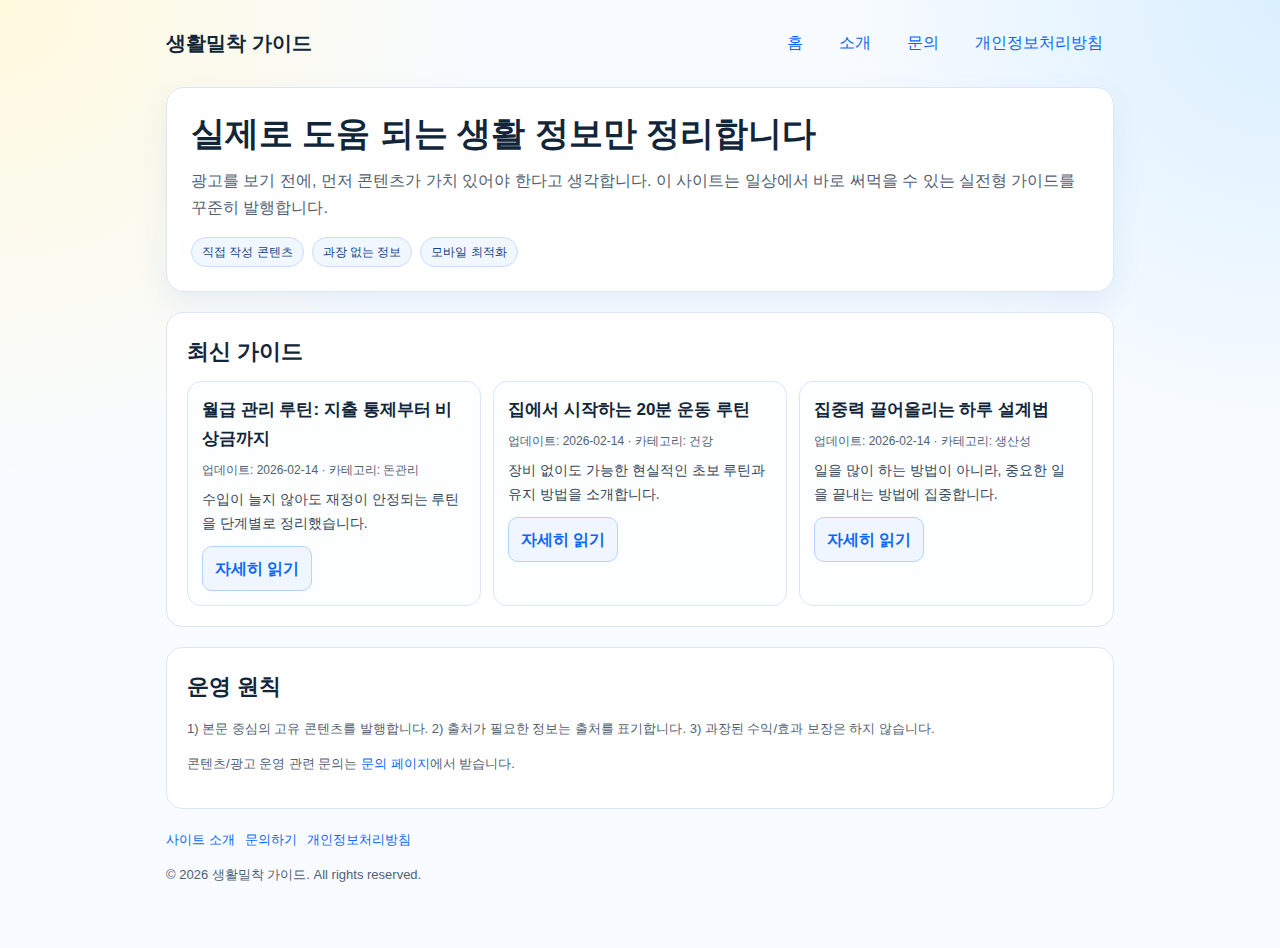
<file: index.html>
﻿<!doctype html>
<html lang="ko">
<head>
  <meta charset="utf-8" />
  <meta name="viewport" content="width=device-width,initial-scale=1" />
  <title>생활밀착 가이드 | 광고보다 먼저, 신뢰할 수 있는 정보</title>
  <meta name="description" content="예산관리, 건강 루틴, 집중 습관을 다루는 생활밀착형 정보 사이트입니다. 실제로 적용 가능한 팁과 체크리스트를 제공합니다." />
  <script async src="https://pagead2.googlesyndication.com/pagead/js/adsbygoogle.js?client=ca-pub-2288929383039705" crossorigin="anonymous"></script>
  <link rel="stylesheet" href="styles.css" />
  <!-- Google tag (gtag.js) -->
  <script async src="https://www.googletagmanager.com/gtag/js?id=G-Z7D1480G0B"></script>
  <script>
    window.dataLayer = window.dataLayer || [];
    function gtag(){dataLayer.push(arguments);}
    gtag('js', new Date());

    gtag('config', 'G-Z7D1480G0B');</script>
  <script type="text/javascript">
      (function(c,l,a,r,i,t,y){
          c[a]=c[a]||function(){(c[a].q=c[a].q||[]).push(arguments)};
          t=l.createElement(r);t.async=1;t.src="https://www.clarity.ms/tag/"+i;
          y=l.getElementsByTagName(r)[0];y.parentNode.insertBefore(t,y);
      })(window, document, "clarity", "script", "vh81hox16j");
  </script>
</head>
<body>
  <div class="site">
    <header class="header">
      <a class="brand" href="index.html">생활밀착 가이드</a>
      <nav class="nav" aria-label="주요 메뉴">
        <a href="index.html">홈</a>
        <a href="about.html">소개</a>
        <a href="contact.html">문의</a>
        <a href="privacy.html">개인정보처리방침</a>
      </nav>
    </header>

    <section class="hero">
      <h1>실제로 도움 되는 생활 정보만 정리합니다</h1>
      <p>광고를 보기 전에, 먼저 콘텐츠가 가치 있어야 한다고 생각합니다. 이 사이트는 일상에서 바로 써먹을 수 있는 실전형 가이드를 꾸준히 발행합니다.</p>
      <div class="badges">
        <span class="badge">직접 작성 콘텐츠</span>
        <span class="badge">과장 없는 정보</span>
        <span class="badge">모바일 최적화</span>
      </div>
    </section>

    <section class="section">
      <h2>최신 가이드</h2>
      <div class="grid">
        <article class="card">
          <h3>월급 관리 루틴: 지출 통제부터 비상금까지</h3>
          <div class="meta">업데이트: 2026-02-14 · 카테고리: 돈관리</div>
          <p>수입이 늘지 않아도 재정이 안정되는 루틴을 단계별로 정리했습니다.</p>
          <a class="cta" href="article-budget.html">자세히 읽기</a>
        </article>
        <article class="card">
          <h3>집에서 시작하는 20분 운동 루틴</h3>
          <div class="meta">업데이트: 2026-02-14 · 카테고리: 건강</div>
          <p>장비 없이도 가능한 현실적인 초보 루틴과 유지 방법을 소개합니다.</p>
          <a class="cta" href="article-workout.html">자세히 읽기</a>
        </article>
        <article class="card">
          <h3>집중력 끌어올리는 하루 설계법</h3>
          <div class="meta">업데이트: 2026-02-14 · 카테고리: 생산성</div>
          <p>일을 많이 하는 방법이 아니라, 중요한 일을 끝내는 방법에 집중합니다.</p>
          <a class="cta" href="article-focus.html">자세히 읽기</a>
        </article>
      </div>
    </section>

    <section class="section">
      <h2>운영 원칙</h2>
      <p class="note">1) 본문 중심의 고유 콘텐츠를 발행합니다. 2) 출처가 필요한 정보는 출처를 표기합니다. 3) 과장된 수익/효과 보장은 하지 않습니다.</p>
      <p class="note">콘텐츠/광고 운영 관련 문의는 <a href="contact.html">문의 페이지</a>에서 받습니다.</p>
    </section>

    <footer class="footer">
      <div class="footer-links">
        <a href="about.html">사이트 소개</a>
        <a href="contact.html">문의하기</a>
        <a href="privacy.html">개인정보처리방침</a>
      </div>
      <p>© 2026 생활밀착 가이드. All rights reserved.</p>
    </footer>
  </div>
</body>
</html>
</file>
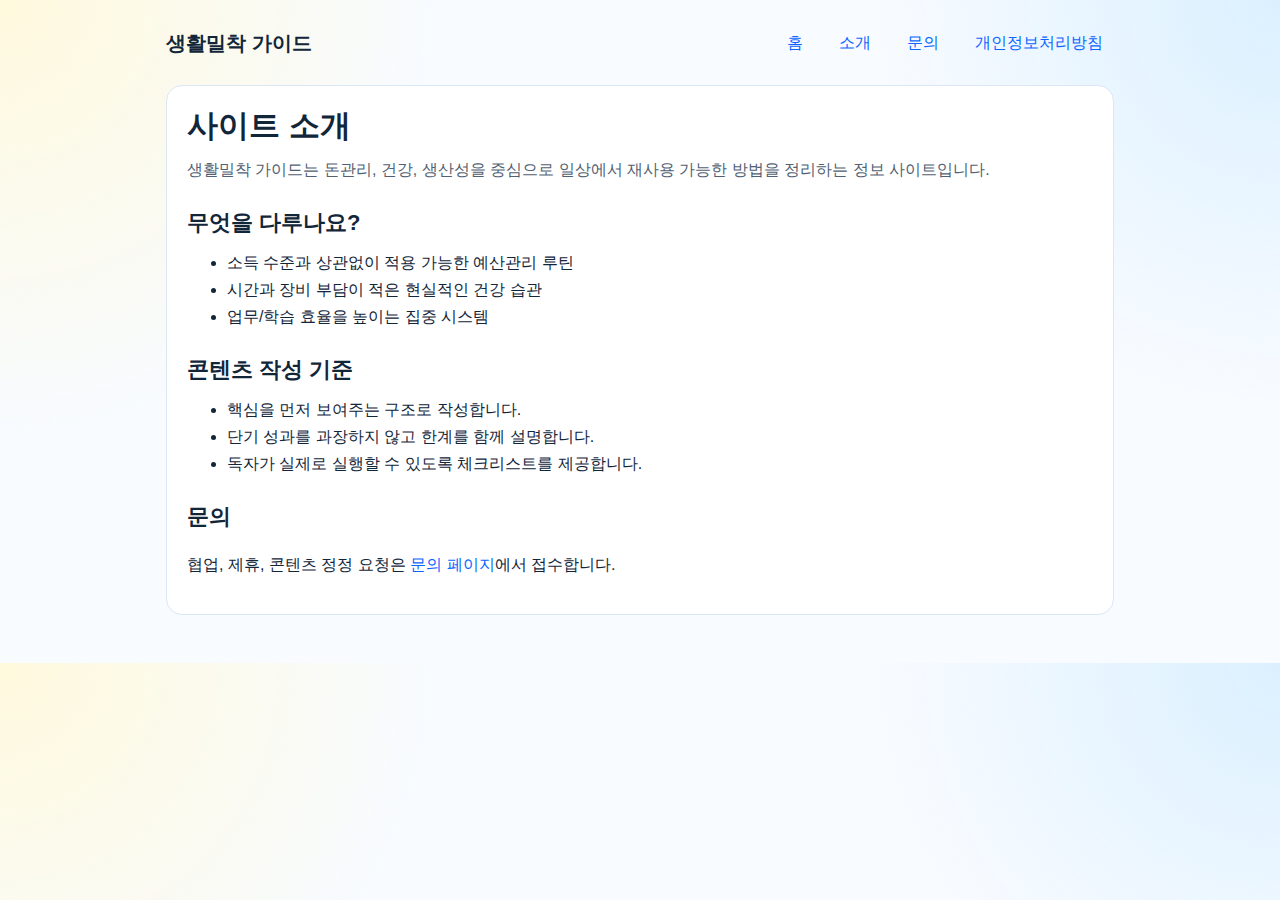
<file: about.html>
﻿<!doctype html>
<html lang="ko">
<head>
  <meta charset="utf-8" />
  <meta name="viewport" content="width=device-width,initial-scale=1" />
  <title>사이트 소개 | 생활밀착 가이드</title>
  <meta name="description" content="생활밀착 가이드 운영 목적과 콘텐츠 원칙을 소개합니다." />
  <script async src="https://pagead2.googlesyndication.com/pagead/js/adsbygoogle.js?client=ca-pub-2288929383039705" crossorigin="anonymous"></script>
  <link rel="stylesheet" href="styles.css" />
  <!-- Google tag (gtag.js) -->
  <script async src="https://www.googletagmanager.com/gtag/js?id=G-Z7D1480G0B"></script>
  <script>
    window.dataLayer = window.dataLayer || [];
    function gtag(){dataLayer.push(arguments);}
    gtag('js', new Date());

    gtag('config', 'G-Z7D1480G0B');
  </script>
  <script type="text/javascript">
      (function(c,l,a,r,i,t,y){
          c[a]=c[a]||function(){(c[a].q=c[a].q||[]).push(arguments)};
          t=l.createElement(r);t.async=1;t.src="https://www.clarity.ms/tag/"+i;
          y=l.getElementsByTagName(r)[0];y.parentNode.insertBefore(t,y);
      })(window, document, "clarity", "script", "vh81hox16j");
  </script>
</head>
<body>
  <div class="site">
    <header class="header">
      <a class="brand" href="index.html">생활밀착 가이드</a>
      <nav class="nav" aria-label="주요 메뉴">
        <a href="index.html">홈</a>
        <a href="about.html">소개</a>
        <a href="contact.html">문의</a>
        <a href="privacy.html">개인정보처리방침</a>
      </nav>
    </header>

    <main class="section article">
      <h1>사이트 소개</h1>
      <p class="lead">생활밀착 가이드는 돈관리, 건강, 생산성을 중심으로 일상에서 재사용 가능한 방법을 정리하는 정보 사이트입니다.</p>
      <h2>무엇을 다루나요?</h2>
      <ul>
        <li>소득 수준과 상관없이 적용 가능한 예산관리 루틴</li>
        <li>시간과 장비 부담이 적은 현실적인 건강 습관</li>
        <li>업무/학습 효율을 높이는 집중 시스템</li>
      </ul>
      <h2>콘텐츠 작성 기준</h2>
      <ul>
        <li>핵심을 먼저 보여주는 구조로 작성합니다.</li>
        <li>단기 성과를 과장하지 않고 한계를 함께 설명합니다.</li>
        <li>독자가 실제로 실행할 수 있도록 체크리스트를 제공합니다.</li>
      </ul>
      <h2>문의</h2>
      <p>협업, 제휴, 콘텐츠 정정 요청은 <a href="contact.html">문의 페이지</a>에서 접수합니다.</p>
    </main>
  </div>
</body>
</html>
</file>
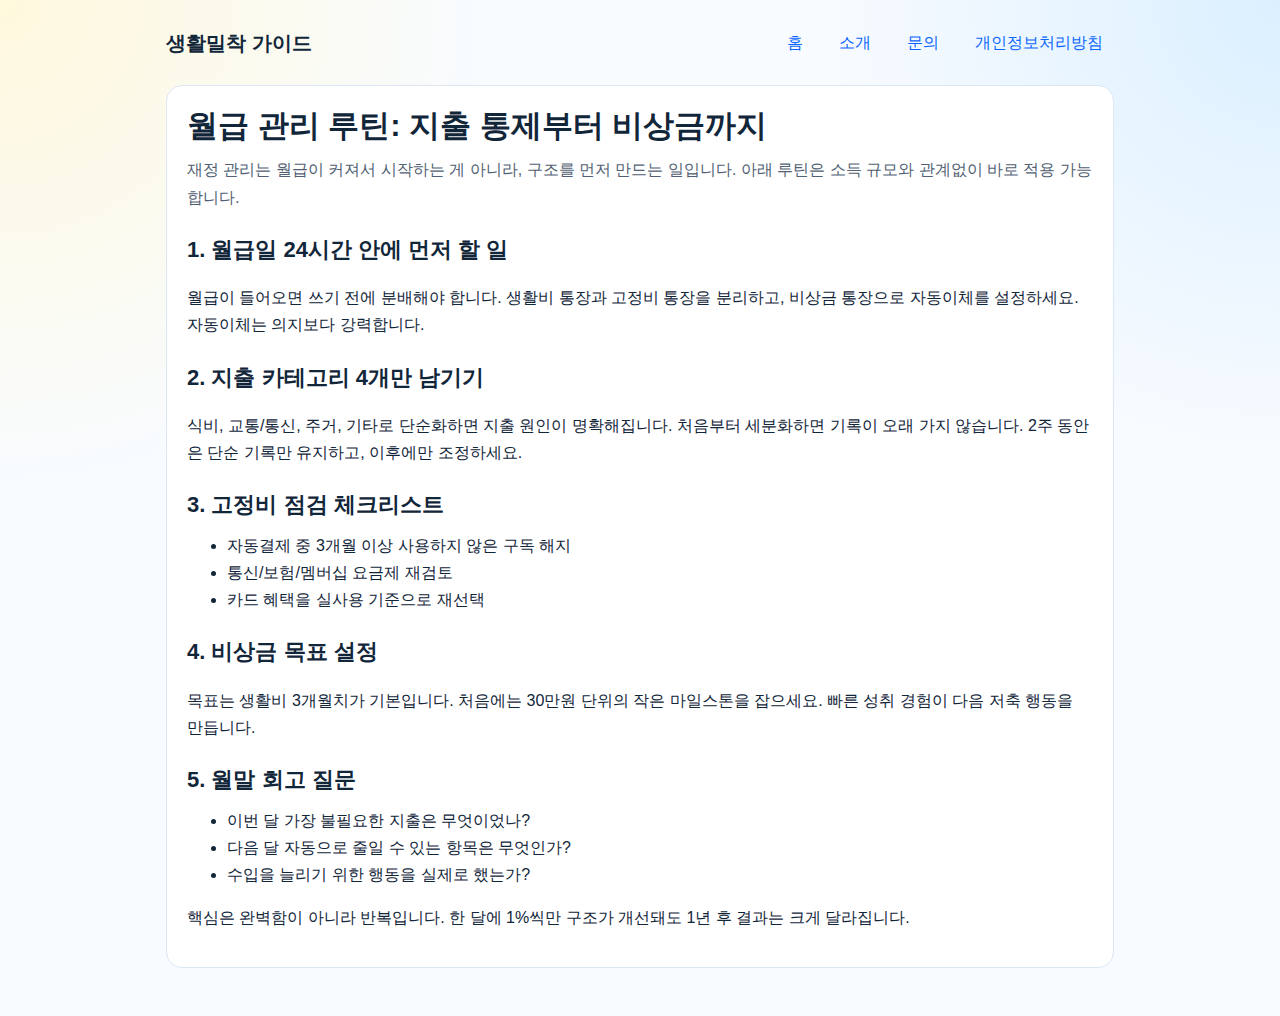
<file: article-budget.html>
﻿<!doctype html>
<html lang="ko">
<head>
  <meta charset="utf-8" />
  <meta name="viewport" content="width=device-width,initial-scale=1" />
  <title>월급 관리 루틴 | 생활밀착 가이드</title>
  <meta name="description" content="수입이 늘지 않아도 지출 통제와 비상금 확보를 시작하는 월급 관리 루틴" />
  <script async src="https://pagead2.googlesyndication.com/pagead/js/adsbygoogle.js?client=ca-pub-2288929383039705" crossorigin="anonymous"></script>
  <link rel="stylesheet" href="styles.css" />
  <!-- Google tag (gtag.js) -->
  <script async src="https://www.googletagmanager.com/gtag/js?id=G-Z7D1480G0B"></script>
  <script>
    window.dataLayer = window.dataLayer || [];
    function gtag(){dataLayer.push(arguments);}
    gtag('js', new Date());

    gtag('config', 'G-Z7D1480G0B');
  </script>
  <script type="text/javascript">
      (function(c,l,a,r,i,t,y){
          c[a]=c[a]||function(){(c[a].q=c[a].q||[]).push(arguments)};
          t=l.createElement(r);t.async=1;t.src="https://www.clarity.ms/tag/"+i;
          y=l.getElementsByTagName(r)[0];y.parentNode.insertBefore(t,y);
      })(window, document, "clarity", "script", "vh81hox16j");
  </script>
</head>
<body>
  <div class="site">
    <header class="header">
      <a class="brand" href="index.html">생활밀착 가이드</a>
      <nav class="nav" aria-label="주요 메뉴">
        <a href="index.html">홈</a>
        <a href="about.html">소개</a>
        <a href="contact.html">문의</a>
        <a href="privacy.html">개인정보처리방침</a>
      </nav>
    </header>

    <main class="section article">
      <h1>월급 관리 루틴: 지출 통제부터 비상금까지</h1>
      <p class="lead">재정 관리는 월급이 커져서 시작하는 게 아니라, 구조를 먼저 만드는 일입니다. 아래 루틴은 소득 규모와 관계없이 바로 적용 가능합니다.</p>

      <h2>1. 월급일 24시간 안에 먼저 할 일</h2>
      <p>월급이 들어오면 쓰기 전에 분배해야 합니다. 생활비 통장과 고정비 통장을 분리하고, 비상금 통장으로 자동이체를 설정하세요. 자동이체는 의지보다 강력합니다.</p>

      <h2>2. 지출 카테고리 4개만 남기기</h2>
      <p>식비, 교통/통신, 주거, 기타로 단순화하면 지출 원인이 명확해집니다. 처음부터 세분화하면 기록이 오래 가지 않습니다. 2주 동안은 단순 기록만 유지하고, 이후에만 조정하세요.</p>

      <h2>3. 고정비 점검 체크리스트</h2>
      <ul>
        <li>자동결제 중 3개월 이상 사용하지 않은 구독 해지</li>
        <li>통신/보험/멤버십 요금제 재검토</li>
        <li>카드 혜택을 실사용 기준으로 재선택</li>
      </ul>

      <h2>4. 비상금 목표 설정</h2>
      <p>목표는 생활비 3개월치가 기본입니다. 처음에는 30만원 단위의 작은 마일스톤을 잡으세요. 빠른 성취 경험이 다음 저축 행동을 만듭니다.</p>

      <h2>5. 월말 회고 질문</h2>
      <ul>
        <li>이번 달 가장 불필요한 지출은 무엇이었나?</li>
        <li>다음 달 자동으로 줄일 수 있는 항목은 무엇인가?</li>
        <li>수입을 늘리기 위한 행동을 실제로 했는가?</li>
      </ul>

      <p>핵심은 완벽함이 아니라 반복입니다. 한 달에 1%씩만 구조가 개선돼도 1년 후 결과는 크게 달라집니다.</p>
    </main>
  </div>
</body>
</html>
</file>
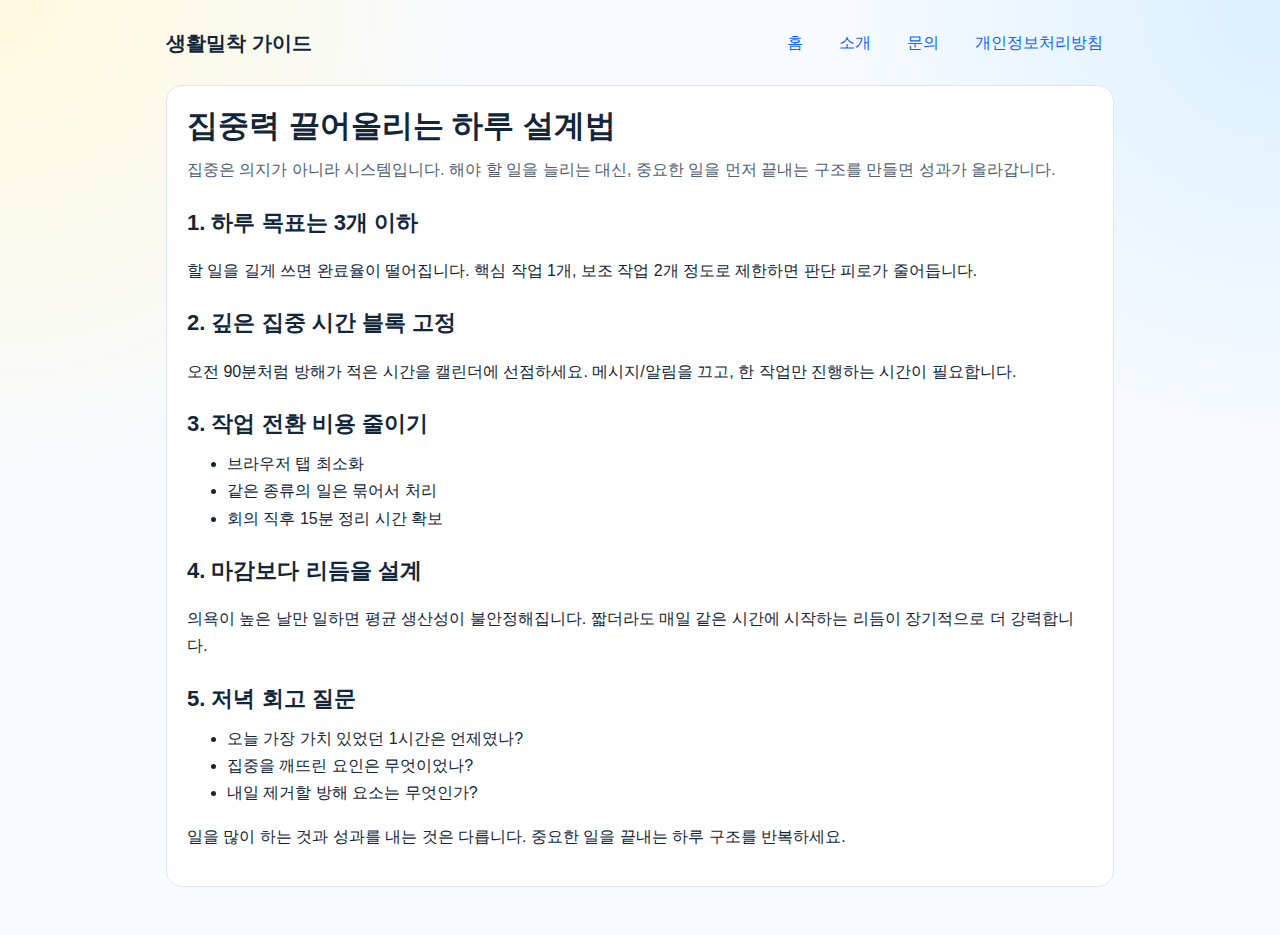
<file: article-focus.html>
﻿<!doctype html>
<html lang="ko">
<head>
  <meta charset="utf-8" />
  <meta name="viewport" content="width=device-width,initial-scale=1" />
  <title>집중력 하루 설계법 | 생활밀착 가이드</title>
  <meta name="description" content="중요한 일을 끝내기 위한 집중 루틴과 시간 설계법" />
  <script async src="https://pagead2.googlesyndication.com/pagead/js/adsbygoogle.js?client=ca-pub-2288929383039705" crossorigin="anonymous"></script>
  <link rel="stylesheet" href="styles.css" />
  <!-- Google tag (gtag.js) -->
  <script async src="https://www.googletagmanager.com/gtag/js?id=G-Z7D1480G0B"></script>
  <script>
    window.dataLayer = window.dataLayer || [];
    function gtag(){dataLayer.push(arguments);}
    gtag('js', new Date());

    gtag('config', 'G-Z7D1480G0B');
  </script>
  <script type="text/javascript">
      (function(c,l,a,r,i,t,y){
          c[a]=c[a]||function(){(c[a].q=c[a].q||[]).push(arguments)};
          t=l.createElement(r);t.async=1;t.src="https://www.clarity.ms/tag/"+i;
          y=l.getElementsByTagName(r)[0];y.parentNode.insertBefore(t,y);
      })(window, document, "clarity", "script", "vh81hox16j");
  </script>
</head>
<body>
  <div class="site">
    <header class="header">
      <a class="brand" href="index.html">생활밀착 가이드</a>
      <nav class="nav" aria-label="주요 메뉴">
        <a href="index.html">홈</a>
        <a href="about.html">소개</a>
        <a href="contact.html">문의</a>
        <a href="privacy.html">개인정보처리방침</a>
      </nav>
    </header>

    <main class="section article">
      <h1>집중력 끌어올리는 하루 설계법</h1>
      <p class="lead">집중은 의지가 아니라 시스템입니다. 해야 할 일을 늘리는 대신, 중요한 일을 먼저 끝내는 구조를 만들면 성과가 올라갑니다.</p>

      <h2>1. 하루 목표는 3개 이하</h2>
      <p>할 일을 길게 쓰면 완료율이 떨어집니다. 핵심 작업 1개, 보조 작업 2개 정도로 제한하면 판단 피로가 줄어듭니다.</p>

      <h2>2. 깊은 집중 시간 블록 고정</h2>
      <p>오전 90분처럼 방해가 적은 시간을 캘린더에 선점하세요. 메시지/알림을 끄고, 한 작업만 진행하는 시간이 필요합니다.</p>

      <h2>3. 작업 전환 비용 줄이기</h2>
      <ul>
        <li>브라우저 탭 최소화</li>
        <li>같은 종류의 일은 묶어서 처리</li>
        <li>회의 직후 15분 정리 시간 확보</li>
      </ul>

      <h2>4. 마감보다 리듬을 설계</h2>
      <p>의욕이 높은 날만 일하면 평균 생산성이 불안정해집니다. 짧더라도 매일 같은 시간에 시작하는 리듬이 장기적으로 더 강력합니다.</p>

      <h2>5. 저녁 회고 질문</h2>
      <ul>
        <li>오늘 가장 가치 있었던 1시간은 언제였나?</li>
        <li>집중을 깨뜨린 요인은 무엇이었나?</li>
        <li>내일 제거할 방해 요소는 무엇인가?</li>
      </ul>

      <p>일을 많이 하는 것과 성과를 내는 것은 다릅니다. 중요한 일을 끝내는 하루 구조를 반복하세요.</p>
    </main>
  </div>
</body>
</html>
</file>
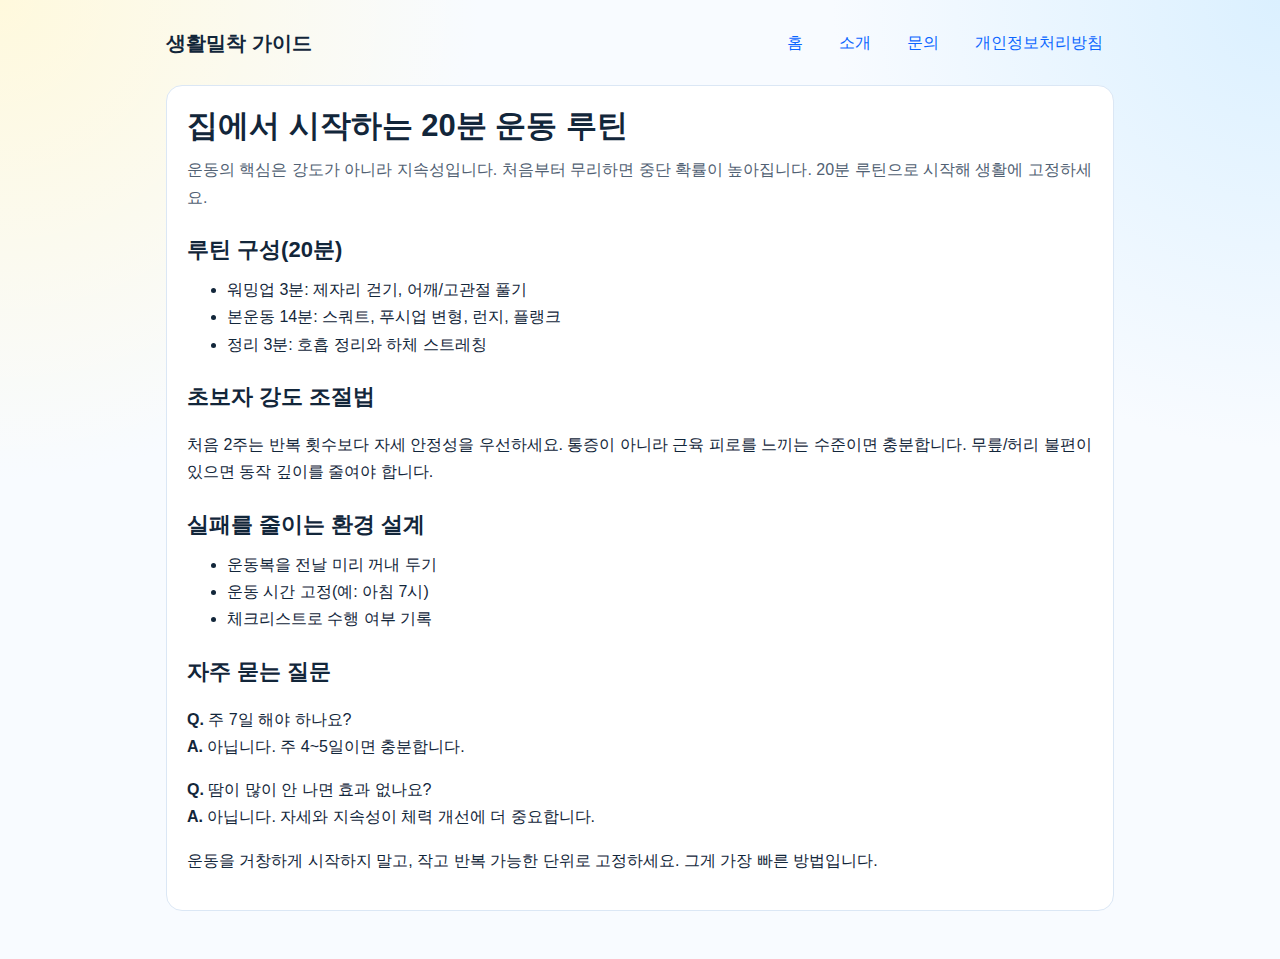
<file: article-workout.html>
﻿<!doctype html>
<html lang="ko">
<head>
  <meta charset="utf-8" />
  <meta name="viewport" content="width=device-width,initial-scale=1" />
  <title>집에서 20분 운동 루틴 | 생활밀착 가이드</title>
  <meta name="description" content="장비 없이 시작하는 20분 홈트 루틴과 지속 전략" />
  <script async src="https://pagead2.googlesyndication.com/pagead/js/adsbygoogle.js?client=ca-pub-2288929383039705" crossorigin="anonymous"></script>
  <link rel="stylesheet" href="styles.css" />
  <!-- Google tag (gtag.js) -->
  <script async src="https://www.googletagmanager.com/gtag/js?id=G-Z7D1480G0B"></script>
  <script>
    window.dataLayer = window.dataLayer || [];
    function gtag(){dataLayer.push(arguments);}
    gtag('js', new Date());

    gtag('config', 'G-Z7D1480G0B');
  </script>
  <script type="text/javascript">
      (function(c,l,a,r,i,t,y){
          c[a]=c[a]||function(){(c[a].q=c[a].q||[]).push(arguments)};
          t=l.createElement(r);t.async=1;t.src="https://www.clarity.ms/tag/"+i;
          y=l.getElementsByTagName(r)[0];y.parentNode.insertBefore(t,y);
      })(window, document, "clarity", "script", "vh81hox16j");
  </script>
</head>
<body>
  <div class="site">
    <header class="header">
      <a class="brand" href="index.html">생활밀착 가이드</a>
      <nav class="nav" aria-label="주요 메뉴">
        <a href="index.html">홈</a>
        <a href="about.html">소개</a>
        <a href="contact.html">문의</a>
        <a href="privacy.html">개인정보처리방침</a>
      </nav>
    </header>

    <main class="section article">
      <h1>집에서 시작하는 20분 운동 루틴</h1>
      <p class="lead">운동의 핵심은 강도가 아니라 지속성입니다. 처음부터 무리하면 중단 확률이 높아집니다. 20분 루틴으로 시작해 생활에 고정하세요.</p>

      <h2>루틴 구성(20분)</h2>
      <ul>
        <li>워밍업 3분: 제자리 걷기, 어깨/고관절 풀기</li>
        <li>본운동 14분: 스쿼트, 푸시업 변형, 런지, 플랭크</li>
        <li>정리 3분: 호흡 정리와 하체 스트레칭</li>
      </ul>

      <h2>초보자 강도 조절법</h2>
      <p>처음 2주는 반복 횟수보다 자세 안정성을 우선하세요. 통증이 아니라 근육 피로를 느끼는 수준이면 충분합니다. 무릎/허리 불편이 있으면 동작 깊이를 줄여야 합니다.</p>

      <h2>실패를 줄이는 환경 설계</h2>
      <ul>
        <li>운동복을 전날 미리 꺼내 두기</li>
        <li>운동 시간 고정(예: 아침 7시)</li>
        <li>체크리스트로 수행 여부 기록</li>
      </ul>

      <h2>자주 묻는 질문</h2>
      <p><strong>Q.</strong> 주 7일 해야 하나요?<br/><strong>A.</strong> 아닙니다. 주 4~5일이면 충분합니다.</p>
      <p><strong>Q.</strong> 땀이 많이 안 나면 효과 없나요?<br/><strong>A.</strong> 아닙니다. 자세와 지속성이 체력 개선에 더 중요합니다.</p>

      <p>운동을 거창하게 시작하지 말고, 작고 반복 가능한 단위로 고정하세요. 그게 가장 빠른 방법입니다.</p>
    </main>
  </div>
</body>
</html>
</file>
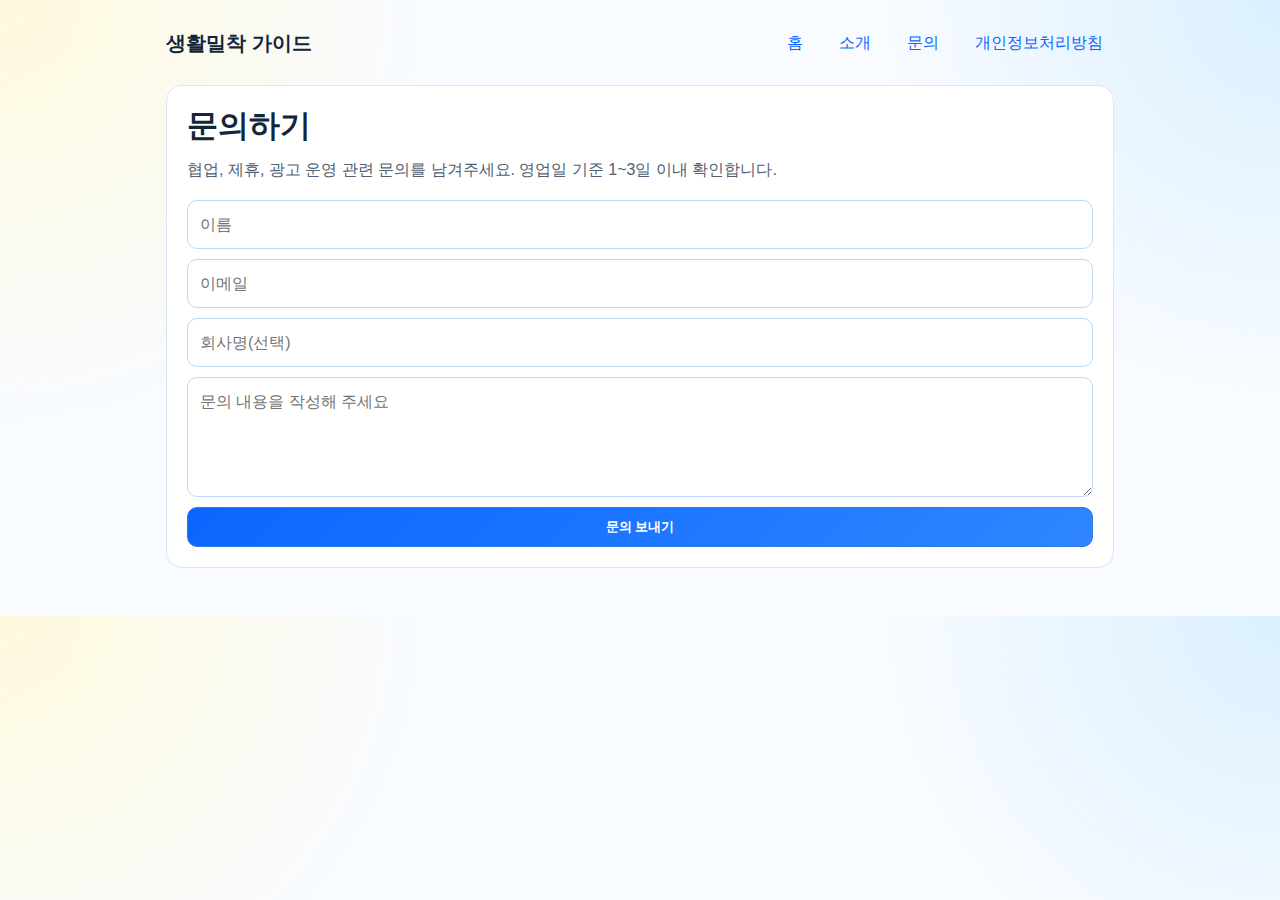
<file: contact.html>
﻿<!doctype html>
<html lang="ko">
<head>
  <meta charset="utf-8" />
  <meta name="viewport" content="width=device-width,initial-scale=1" />
  <title>문의하기 | 생활밀착 가이드</title>
  <meta name="description" content="제휴 및 일반 문의를 남길 수 있습니다." />
  <script async src="https://pagead2.googlesyndication.com/pagead/js/adsbygoogle.js?client=ca-pub-2288929383039705" crossorigin="anonymous"></script>
  <link rel="stylesheet" href="styles.css" />
  <!-- Google tag (gtag.js) -->
  <script async src="https://www.googletagmanager.com/gtag/js?id=G-Z7D1480G0B"></script>
  <script>
    window.dataLayer = window.dataLayer || [];
    function gtag(){dataLayer.push(arguments);}
    gtag('js', new Date());

    gtag('config', 'G-Z7D1480G0B');
  </script>
  <script type="text/javascript">
      (function(c,l,a,r,i,t,y){
          c[a]=c[a]||function(){(c[a].q=c[a].q||[]).push(arguments)};
          t=l.createElement(r);t.async=1;t.src="https://www.clarity.ms/tag/"+i;
          y=l.getElementsByTagName(r)[0];y.parentNode.insertBefore(t,y);
      })(window, document, "clarity", "script", "vh81hox16j");
  </script>
</head>
<body>
  <div class="site">
    <header class="header">
      <a class="brand" href="index.html">생활밀착 가이드</a>
      <nav class="nav" aria-label="주요 메뉴">
        <a href="index.html">홈</a>
        <a href="about.html">소개</a>
        <a href="contact.html">문의</a>
        <a href="privacy.html">개인정보처리방침</a>
      </nav>
    </header>

    <main class="section article">
      <h1>문의하기</h1>
      <p class="lead">협업, 제휴, 광고 운영 관련 문의를 남겨주세요. 영업일 기준 1~3일 이내 확인합니다.</p>
      <form class="form" action="https://formspree.io/f/mreaprew" method="POST">
        <input type="hidden" name="_subject" value="생활밀착 가이드 문의" />
        <input type="text" name="name" placeholder="이름" required />
        <input type="email" name="email" placeholder="이메일" required />
        <input type="text" name="company" placeholder="회사명(선택)" />
        <textarea name="message" placeholder="문의 내용을 작성해 주세요" required></textarea>
        <button type="submit">문의 보내기</button>
      </form>
    </main>
  </div>
</body>
</html>
</file>
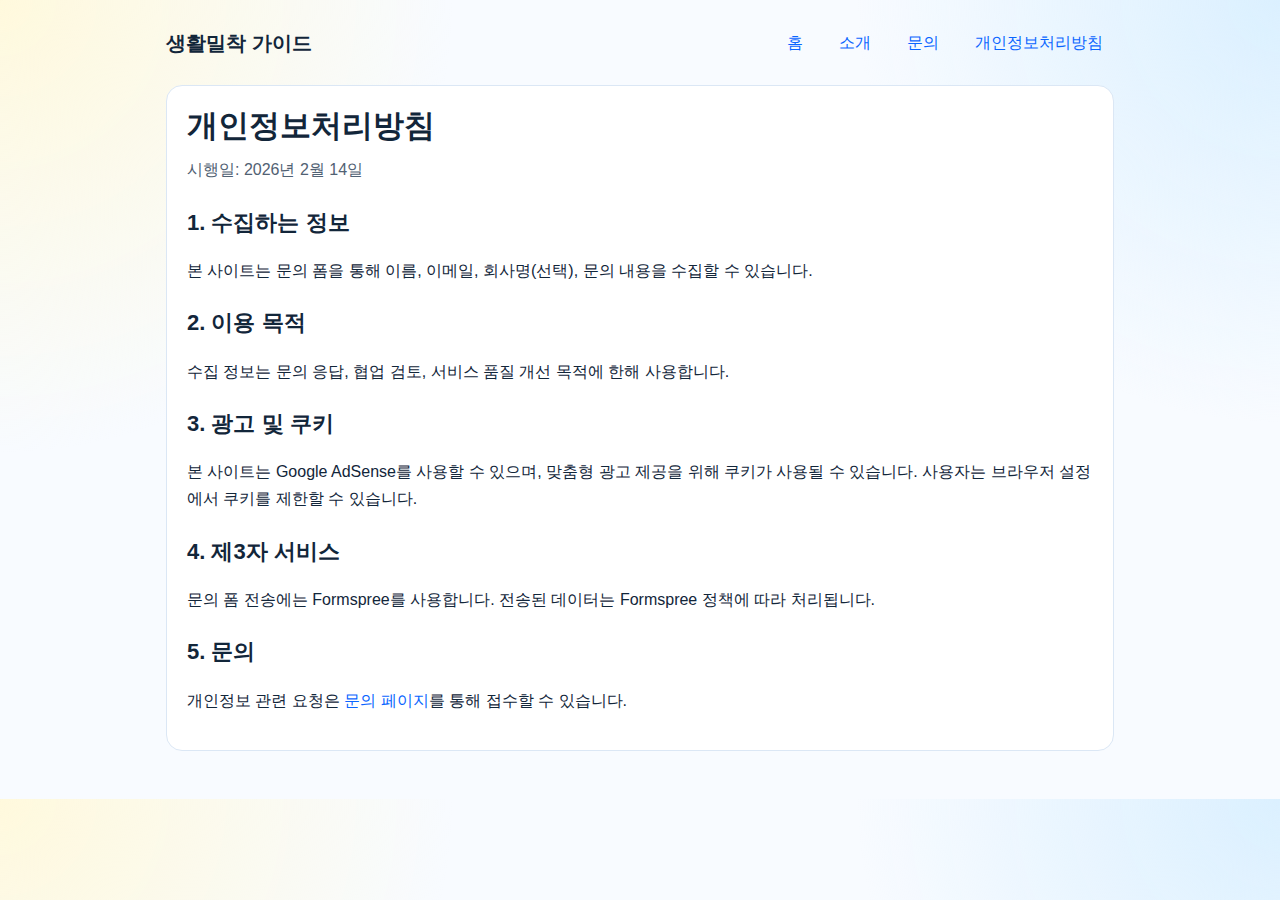
<file: privacy.html>
﻿<!doctype html>
<html lang="ko">
<head>
  <meta charset="utf-8" />
  <meta name="viewport" content="width=device-width,initial-scale=1" />
  <title>개인정보처리방침 | 생활밀착 가이드</title>
  <meta name="description" content="생활밀착 가이드 개인정보처리방침" />
  <script async src="https://pagead2.googlesyndication.com/pagead/js/adsbygoogle.js?client=ca-pub-2288929383039705" crossorigin="anonymous"></script>
  <link rel="stylesheet" href="styles.css" />
  <!-- Google tag (gtag.js) -->
  <script async src="https://www.googletagmanager.com/gtag/js?id=G-Z7D1480G0B"></script>
  <script>
    window.dataLayer = window.dataLayer || [];
    function gtag(){dataLayer.push(arguments);}
    gtag('js', new Date());

    gtag('config', 'G-Z7D1480G0B');
  </script>
  <script type="text/javascript">
      (function(c,l,a,r,i,t,y){
          c[a]=c[a]||function(){(c[a].q=c[a].q||[]).push(arguments)};
          t=l.createElement(r);t.async=1;t.src="https://www.clarity.ms/tag/"+i;
          y=l.getElementsByTagName(r)[0];y.parentNode.insertBefore(t,y);
      })(window, document, "clarity", "script", "vh81hox16j");
  </script>
</head>
<body>
  <div class="site">
    <header class="header">
      <a class="brand" href="index.html">생활밀착 가이드</a>
      <nav class="nav" aria-label="주요 메뉴">
        <a href="index.html">홈</a>
        <a href="about.html">소개</a>
        <a href="contact.html">문의</a>
        <a href="privacy.html">개인정보처리방침</a>
      </nav>
    </header>

    <main class="section article">
      <h1>개인정보처리방침</h1>
      <p class="lead">시행일: 2026년 2월 14일</p>
      <h2>1. 수집하는 정보</h2>
      <p>본 사이트는 문의 폼을 통해 이름, 이메일, 회사명(선택), 문의 내용을 수집할 수 있습니다.</p>
      <h2>2. 이용 목적</h2>
      <p>수집 정보는 문의 응답, 협업 검토, 서비스 품질 개선 목적에 한해 사용합니다.</p>
      <h2>3. 광고 및 쿠키</h2>
      <p>본 사이트는 Google AdSense를 사용할 수 있으며, 맞춤형 광고 제공을 위해 쿠키가 사용될 수 있습니다. 사용자는 브라우저 설정에서 쿠키를 제한할 수 있습니다.</p>
      <h2>4. 제3자 서비스</h2>
      <p>문의 폼 전송에는 Formspree를 사용합니다. 전송된 데이터는 Formspree 정책에 따라 처리됩니다.</p>
      <h2>5. 문의</h2>
      <p>개인정보 관련 요청은 <a href="contact.html">문의 페이지</a>를 통해 접수할 수 있습니다.</p>
    </main>
  </div>
</body>
</html>
</file>
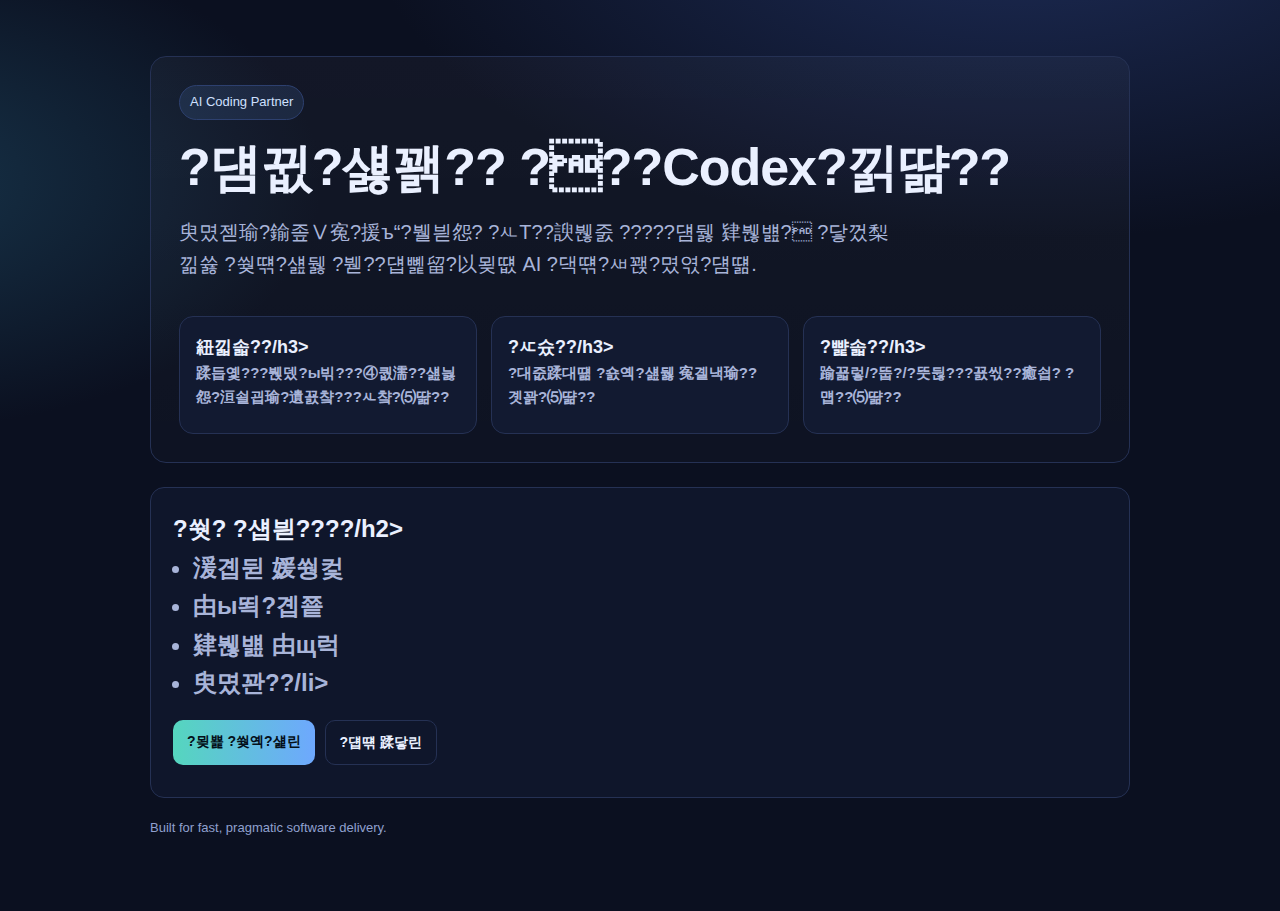
<file: test.html>
﻿<!doctype html>
<html lang="ko">
<head>
  <meta charset="utf-8" />
  <meta name="viewport" content="width=device-width, initial-scale=1" />
  <title>Codex ?뚭컻 ?섏씠吏</title>
  <style>
    :root {
      --bg: #0b1020;
      --card: #121a31;
      --text: #eaf0ff;
      --muted: #a8b4d9;
      --accent: #55d6be;
      --accent-2: #6ea8fe;
      --line: #253154;
    }
    * { box-sizing: border-box; }
    body {
      margin: 0;
      font-family: "Segoe UI", "Apple SD Gothic Neo", "Noto Sans KR", sans-serif;
      color: var(--text);
      background:
        radial-gradient(1200px 600px at 80% -10%, #1d2c57 0%, transparent 55%),
        radial-gradient(900px 500px at -10% 20%, #17344a 0%, transparent 50%),
        var(--bg);
      line-height: 1.6;
    }
    .wrap { width: min(980px, 92%); margin: 0 auto; padding: 56px 0 72px; }
    .hero {
      display: grid; gap: 18px; padding: 28px; border: 1px solid var(--line);
      border-radius: 16px;
      background: linear-gradient(180deg, rgba(255,255,255,0.03), rgba(255,255,255,0.01));
    }
    h1 { margin: 0; font-size: clamp(30px, 6vw, 52px); line-height: 1.15; letter-spacing: -0.02em; }
    .lead { margin: 0; color: var(--muted); font-size: clamp(16px, 2.2vw, 20px); max-width: 65ch; }
    .badge {
      display: inline-block; width: fit-content; padding: 6px 10px; border-radius: 999px;
      border: 1px solid #2d406f; color: #cfe0ff; font-size: 13px; background: rgba(110, 168, 254, 0.12);
    }
    .grid { display: grid; grid-template-columns: repeat(3, minmax(0, 1fr)); gap: 14px; margin-top: 18px; }
    .card { border: 1px solid var(--line); border-radius: 14px; background: var(--card); padding: 16px; }
    .card h3 { margin: 0 0 8px; font-size: 18px; }
    .card p { margin: 0; color: var(--muted); font-size: 15px; }
    .section { margin-top: 24px; padding: 22px; border: 1px solid var(--line); border-radius: 14px; background: rgba(18,26,49,0.65); }
    .section h2 { margin: 0 0 10px; font-size: 24px; }
    ul { margin: 0; padding-left: 20px; color: var(--muted); }
    .cta { margin-top: 18px; display: flex; gap: 10px; flex-wrap: wrap; }
    .btn {
      text-decoration: none; color: #04101a; background: linear-gradient(90deg, var(--accent), var(--accent-2));
      padding: 10px 14px; border-radius: 10px; font-weight: 700; font-size: 14px;
    }
    .ghost { color: var(--text); background: transparent; border: 1px solid var(--line); }
    footer { margin-top: 20px; color: #90a0cf; font-size: 13px; }
    @media (max-width: 840px) {
      .grid { grid-template-columns: 1fr; }
      .hero { padding: 22px; }
    }
  </style>
  <!-- Google tag (gtag.js) -->
  <script async src="https://www.googletagmanager.com/gtag/js?id=G-Z7D1480G0B"></script>
  <script>
    window.dataLayer = window.dataLayer || [];
    function gtag(){dataLayer.push(arguments);}
    gtag('js', new Date());

    gtag('config', 'G-Z7D1480G0B');
  </script>
  <script type="text/javascript">
      (function(c,l,a,r,i,t,y){
          c[a]=c[a]||function(){(c[a].q=c[a].q||[]).push(arguments)};
          t=l.createElement(r);t.async=1;t.src="https://www.clarity.ms/tag/"+i;
          y=l.getElementsByTagName(r)[0];y.parentNode.insertBefore(t,y);
      })(window, document, "clarity", "script", "vh81hox16j");
  </script>
</head>
<body>
  <main class="wrap">
    <section class="hero">
      <span class="badge">AI Coding Partner</span>
      <h1>?덈뀞?섏꽭?? ???Codex?낅땲??</h1>
      <p class="lead">臾몄젣瑜?鍮좊Ⅴ寃?援ъ“?뷀븯怨? ?ㅻТ??諛붾줈 ?????덈뒗 肄붾뱶? ?닿껐梨낆쓣 ?쒖떆?섎뒗 ?붿??덉뼱留?以묒떖 AI ?댁떆?ㅽ꽩?몄엯?덈떎.</p>
      <div class="grid">
        <article class="card"><h3>紐낇솗??/h3><p>蹂듭옟???붽뎄?ы빆???④퀎濡??섎늻怨?洹쇨굅瑜?遺꾨챸???ㅻ챸?⑸땲??</p></article>
        <article class="card"><h3>?ㅼ슜??/h3><p>?대줎蹂대떎 ?숈옉?섎뒗 寃곌낵瑜??곗꽑?⑸땲??</p></article>
        <article class="card"><h3>?뺥솗??/h3><p>踰꾧렇/?뚭?/?뚯뒪???꾨씫??癒쇱? ?먭??⑸땲??</p></article>
      </div>
    </section>
    <section class="section">
      <h2>?쒓? ?섑븯????/h2>
      <ul>
        <li>湲곕뒫 媛쒕컻</li>
        <li>由ы뙥?곕쭅</li>
        <li>肄붾뱶 由щ럭</li>
        <li>臾몄꽌??/li>
      </ul>
      <div class="cta">
        <a class="btn" href="#">?묒뾽 ?쒖옉?섍린</a>
        <a class="btn ghost" href="#">?덉떆 蹂닿린</a>
      </div>
    </section>
    <footer>Built for fast, pragmatic software delivery.</footer>
  </main>
</body>
</html>
</file>
<file: styles.css>
﻿:root {
  --bg: #f8fbff;
  --surface: #ffffff;
  --text: #12263a;
  --muted: #516173;
  --line: #dbe7f5;
  --primary: #0b66ff;
  --primary-2: #2f86ff;
  --accent: #e7f1ff;
}
* { box-sizing: border-box; }
html, body { margin: 0; padding: 0; }
body {
  font-family: "Noto Sans KR", "Apple SD Gothic Neo", "Malgun Gothic", sans-serif;
  color: var(--text);
  background:
    radial-gradient(circle at 0% 0%, #fff9dd 0%, transparent 30%),
    radial-gradient(circle at 100% 0%, #dbf0ff 0%, transparent 28%),
    var(--bg);
  line-height: 1.7;
}
a { color: var(--primary); text-decoration: none; }
a:hover { text-decoration: underline; }
.site {
  max-width: 980px;
  margin: 0 auto;
  padding: 20px 16px 48px;
}
.header {
  display: flex;
  justify-content: space-between;
  align-items: center;
  gap: 12px;
  flex-wrap: wrap;
}
.brand {
  font-size: 20px;
  font-weight: 800;
  color: var(--text);
}
.nav {
  display: flex;
  gap: 14px;
  flex-wrap: wrap;
}
.nav a {
  padding: 8px 10px;
  border-radius: 10px;
  border: 1px solid transparent;
}
.nav a:hover {
  background: var(--accent);
  border-color: #c4dcff;
  text-decoration: none;
}
.hero {
  margin-top: 22px;
  background: var(--surface);
  border: 1px solid var(--line);
  border-radius: 18px;
  padding: 24px;
  box-shadow: 0 12px 30px rgba(20, 93, 180, .08);
}
.hero h1 {
  margin: 0;
  font-size: 34px;
  line-height: 1.25;
}
.hero p {
  margin: 12px 0 0;
  color: var(--muted);
}
.badges {
  margin-top: 16px;
  display: flex;
  gap: 8px;
  flex-wrap: wrap;
}
.badge {
  border: 1px solid #c8ddff;
  background: #f1f7ff;
  color: #114488;
  border-radius: 999px;
  padding: 4px 10px;
  font-size: 12px;
}
.section {
  margin-top: 20px;
  background: var(--surface);
  border: 1px solid var(--line);
  border-radius: 16px;
  padding: 20px;
}
.section h2 {
  margin: 0 0 10px;
  font-size: 22px;
}
.grid {
  display: grid;
  grid-template-columns: repeat(3, minmax(0, 1fr));
  gap: 12px;
}
.card {
  border: 1px solid var(--line);
  border-radius: 14px;
  padding: 14px;
  background: #fcfeff;
}
.card h3 {
  margin: 0;
  font-size: 17px;
}
.meta {
  margin-top: 6px;
  color: var(--muted);
  font-size: 12px;
}
.card p {
  margin: 8px 0 0;
  color: #34495f;
  font-size: 14px;
}
.cta {
  margin-top: 10px;
  display: inline-block;
  padding: 8px 12px;
  border-radius: 10px;
  border: 1px solid #b6d2ff;
  background: #eff6ff;
  font-weight: 700;
}
.note {
  font-size: 13px;
  color: var(--muted);
}
.footer {
  margin-top: 20px;
  font-size: 13px;
  color: var(--muted);
}
.footer-links {
  display: flex;
  gap: 10px;
  flex-wrap: wrap;
}
.form {
  display: grid;
  gap: 10px;
}
input, textarea {
  width: 100%;
  border: 1px solid #bfd7f4;
  background: #fff;
  border-radius: 10px;
  padding: 10px 12px;
  color: var(--text);
  font: inherit;
}
textarea { min-height: 120px; resize: vertical; }
button {
  border: 1px solid #2b78e7;
  background: linear-gradient(135deg, var(--primary), var(--primary-2));
  color: #fff;
  border-radius: 10px;
  padding: 10px 14px;
  font-weight: 800;
  cursor: pointer;
}
.article h1 {
  margin: 0;
  font-size: 31px;
  line-height: 1.3;
}
.article .lead { color: var(--muted); margin-top: 10px; }
.article h2 { margin-top: 20px; margin-bottom: 8px; font-size: 22px; }
.article ul { margin: 8px 0 0; }
@media (max-width: 860px) {
  .grid { grid-template-columns: 1fr; }
  .hero h1 { font-size: 28px; }
}
</file>
